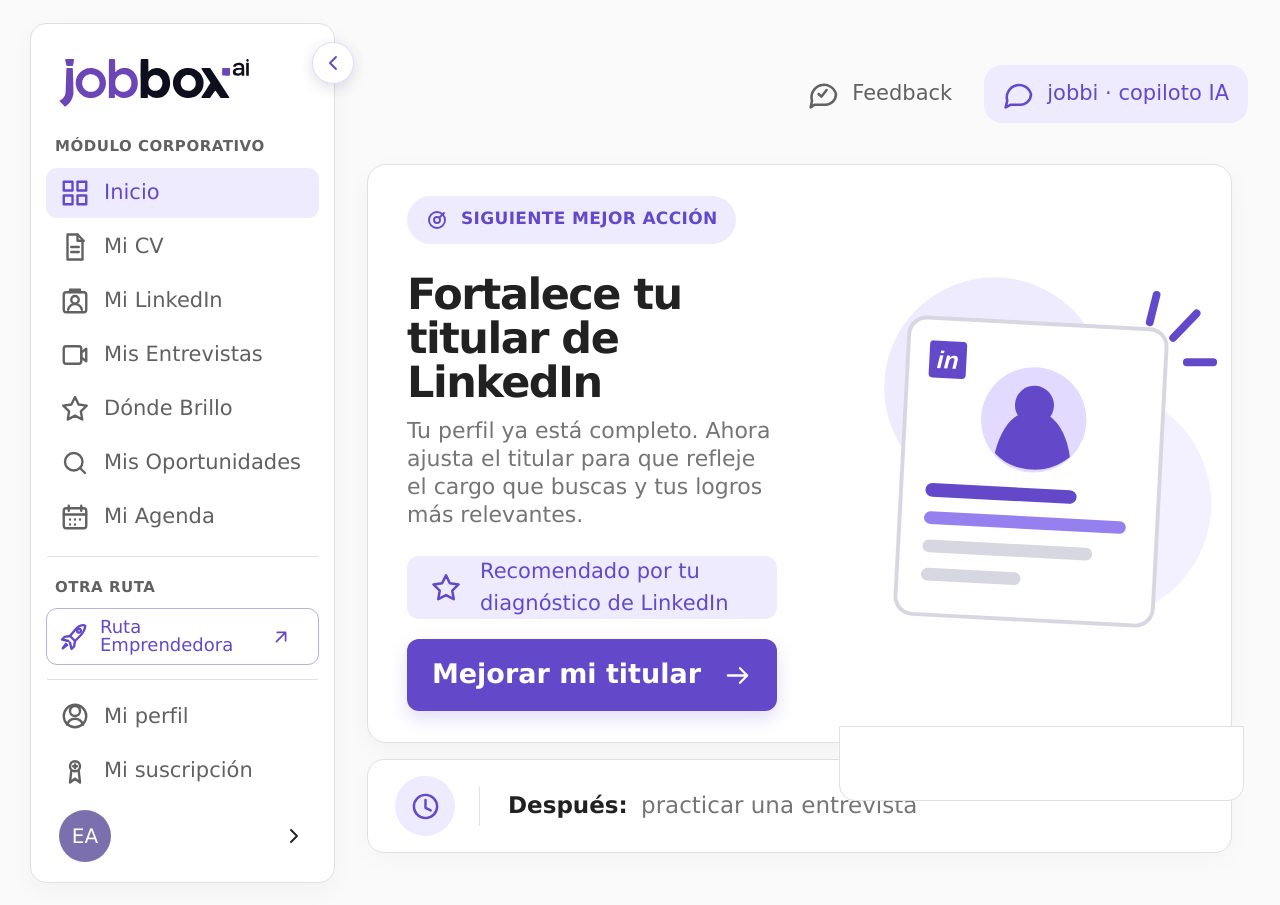
<file: index.html>
<!doctype html>
<html lang="es">
<head>
  <meta charset="utf-8">
  <meta name="viewport" content="width=device-width, initial-scale=1">
  <meta http-equiv="refresh" content="0; url=./0template1.html">
  <link rel="canonical" href="./0template1.html">
  <title>Interfaz Jobbox</title>
</head>
<body>
  <p><a href="./0template1.html">Abrir la interfaz Jobbox</a></p>
</body>
</html>
</file>
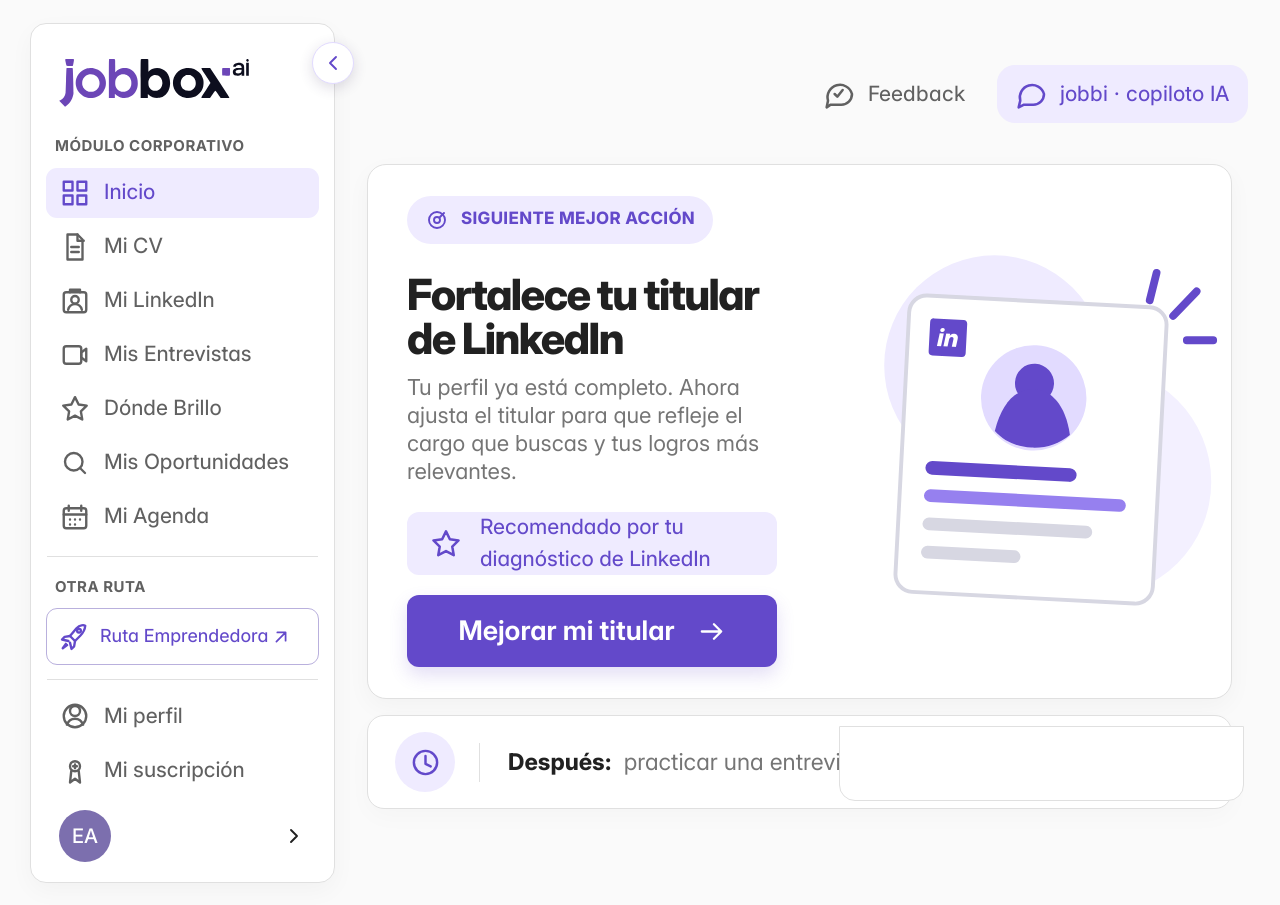
<file: 0template1.html>
<!doctype html>
<html lang="es">
<head>
  <meta charset="utf-8">
  <meta name="viewport" content="width=device-width, initial-scale=1">
  <title>Siguiente mejor acción — Jobbox</title>
  <meta name="description" content="Recreación HTML de la pantalla 0template1 del sistema visual Jobbox.">
  <link rel="preconnect" href="https://fonts.googleapis.com">
  <link rel="preconnect" href="https://fonts.gstatic.com" crossorigin>
  <link href="https://fonts.googleapis.com/css2?family=Inter:wght@400;500;600;700;800&amp;display=swap" rel="stylesheet">
  <link rel="stylesheet" href="./jobbox_fuente_original.css">
  <link rel="stylesheet" href="./jobbox_templates.css">
</head>
<body class="theme-jobbox">
  <div class="screen">
    <aside class="sidebar" aria-label="Navegación principal">
      <button class="collapse-button" type="button" aria-label="Contraer menú">
        <svg class="icon small" aria-hidden="true"><use href="./jobbox-icons.svg#chevron-left"/></svg>
      </button>

      <a class="brand" href="#" aria-label="Jobbox, inicio">
        <img src="./jobbox-logo.svg" alt="jobbox.ai">
      </a>

      <p class="section-label">Módulo corporativo</p>
      <nav>
        <ul class="nav-list">
          <li><a class="nav-link" href="#" aria-current="page"><svg class="icon" aria-hidden="true"><use href="./jobbox-icons.svg#grid"/></svg><span>Inicio</span></a></li>
          <li><a class="nav-link" href="#"><svg class="icon" aria-hidden="true"><use href="./jobbox-icons.svg#document"/></svg><span>Mi CV</span></a></li>
          <li><a class="nav-link" href="#"><svg class="icon" aria-hidden="true"><use href="./jobbox-icons.svg#id-card"/></svg><span>Mi LinkedIn</span></a></li>
          <li><a class="nav-link" href="#"><svg class="icon" aria-hidden="true"><use href="./jobbox-icons.svg#video"/></svg><span>Mis Entrevistas</span></a></li>
          <li><a class="nav-link" href="#"><svg class="icon" aria-hidden="true"><use href="./jobbox-icons.svg#star"/></svg><span>Dónde Brillo</span></a></li>
          <li><a class="nav-link" href="#"><svg class="icon" aria-hidden="true"><use href="./jobbox-icons.svg#search"/></svg><span>Mis Oportunidades</span></a></li>
          <li><a class="nav-link" href="#"><svg class="icon" aria-hidden="true"><use href="./jobbox-icons.svg#calendar"/></svg><span>Mi Agenda</span></a></li>
        </ul>
      </nav>

      <div class="divider"></div>
      <p class="section-label">Otra ruta</p>
      <a class="nav-link route-link" href="#">
        <svg class="icon" aria-hidden="true"><use href="./jobbox-icons.svg#rocket"/></svg>
        <span>Ruta Emprendedora</span>
        <svg class="icon route-arrow" aria-hidden="true"><use href="./jobbox-icons.svg#arrow-up-right"/></svg>
      </a>

      <div class="divider"></div>
      <nav class="account-nav" aria-label="Cuenta">
        <a class="nav-link" href="#"><svg class="icon" aria-hidden="true"><use href="./jobbox-icons.svg#user"/></svg><span>Mi perfil</span></a>
        <a class="nav-link" href="#"><svg class="icon" aria-hidden="true"><use href="./jobbox-icons.svg#medal"/></svg><span>Mi suscripción</span></a>
      </nav>

      <div class="sidebar-footer">
        <span class="avatar" aria-label="Usuario EA">EA</span>
        <svg class="icon small" aria-hidden="true"><use href="./jobbox-icons.svg#chevron-right"/></svg>
      </div>
    </aside>

    <main class="workspace">
      <div class="top-tools" aria-label="Utilidades">
        <button class="top-tool" type="button">
          <svg class="tool-icon" aria-hidden="true"><use href="./jobbox-icons.svg#feedback"/></svg>
          <span>Feedback</span>
        </button>
        <button class="top-tool jobbi" type="button">
          <svg class="tool-icon" aria-hidden="true"><use href="./jobbox-icons.svg#chat"/></svg>
          <span>jobbi · copiloto IA</span>
        </button>
      </div>

      <section class="next-action-card" aria-labelledby="action-title">
        <div class="action-copy">
          <div class="action-badge">
            <svg class="icon" aria-hidden="true"><use href="./jobbox-icons.svg#target"/></svg>
            <span>Siguiente mejor acción</span>
          </div>

          <h1 class="action-title" id="action-title">Fortalece tu titular de LinkedIn</h1>
          <p class="action-description">Tu perfil ya está completo. Ahora ajusta el titular para que refleje el cargo que buscas y tus logros más relevantes.</p>

          <div class="recommendation">
            <svg class="icon" aria-hidden="true"><use href="./jobbox-icons.svg#star"/></svg>
            <span>Recomendado por tu diagnóstico de LinkedIn</span>
          </div>

          <a class="primary-cta" href="#">
            <span>Mejorar mi titular</span>
            <svg class="icon" aria-hidden="true"><use href="./jobbox-icons.svg#arrow-right"/></svg>
          </a>
        </div>

        <div class="profile-visual">
          <svg viewBox="0 0 420 420" role="img" aria-label="Ilustración de un perfil profesional de LinkedIn">
            <circle cx="188" cy="142" r="113" fill="#EFEBFF"/>
            <circle cx="292" cy="261" r="118" fill="#F3F0FF"/>
            <g transform="rotate(3 226 216)">
              <rect x="94" y="76" width="264" height="304" rx="18" fill="#FFFFFF" stroke="#D7D7E2" stroke-width="4"/>
              <rect x="116" y="99" width="38" height="38" rx="4" fill="#6349CA"/>
              <text x="135" y="127" text-anchor="middle" fill="#FFFFFF" font-family="Inter, sans-serif" font-size="25" font-style="italic" font-weight="800">in</text>
              <circle cx="226" cy="175" r="54" fill="#E2DBFF"/>
              <circle cx="226" cy="160" r="20" fill="#6349CA"/>
              <path d="M188 211c6-31 21-45 38-45s33 14 39 45c-11 10-24 15-39 15s-28-5-38-15Z" fill="#6349CA"/>
              <rect x="119" y="245" width="155" height="14" rx="7" fill="#6349CA"/>
              <rect x="119" y="274" width="207" height="13" rx="6.5" fill="#9680EF"/>
              <rect x="119" y="303" width="174" height="13" rx="6.5" fill="#D7D7E2"/>
              <rect x="119" y="332" width="102" height="13" rx="6.5" fill="#D7D7E2"/>
            </g>
            <path d="M347 75l7-28M371 91l24-25M385 116h27" fill="none" stroke="#6349CA" stroke-width="8" stroke-linecap="round"/>
          </svg>
        </div>
      </section>

      <section class="next-card" aria-label="Siguiente paso">
        <span class="clock-disc"><svg class="icon" aria-hidden="true"><use href="./jobbox-icons.svg#clock"/></svg></span>
        <span class="next-divider" aria-hidden="true"></span>
        <p><strong>Después:</strong> practicar una entrevista</p>
      </section>

      <div class="ghost-card" aria-hidden="true"></div>
    </main>
  </div>
</body>
</html>
</file>
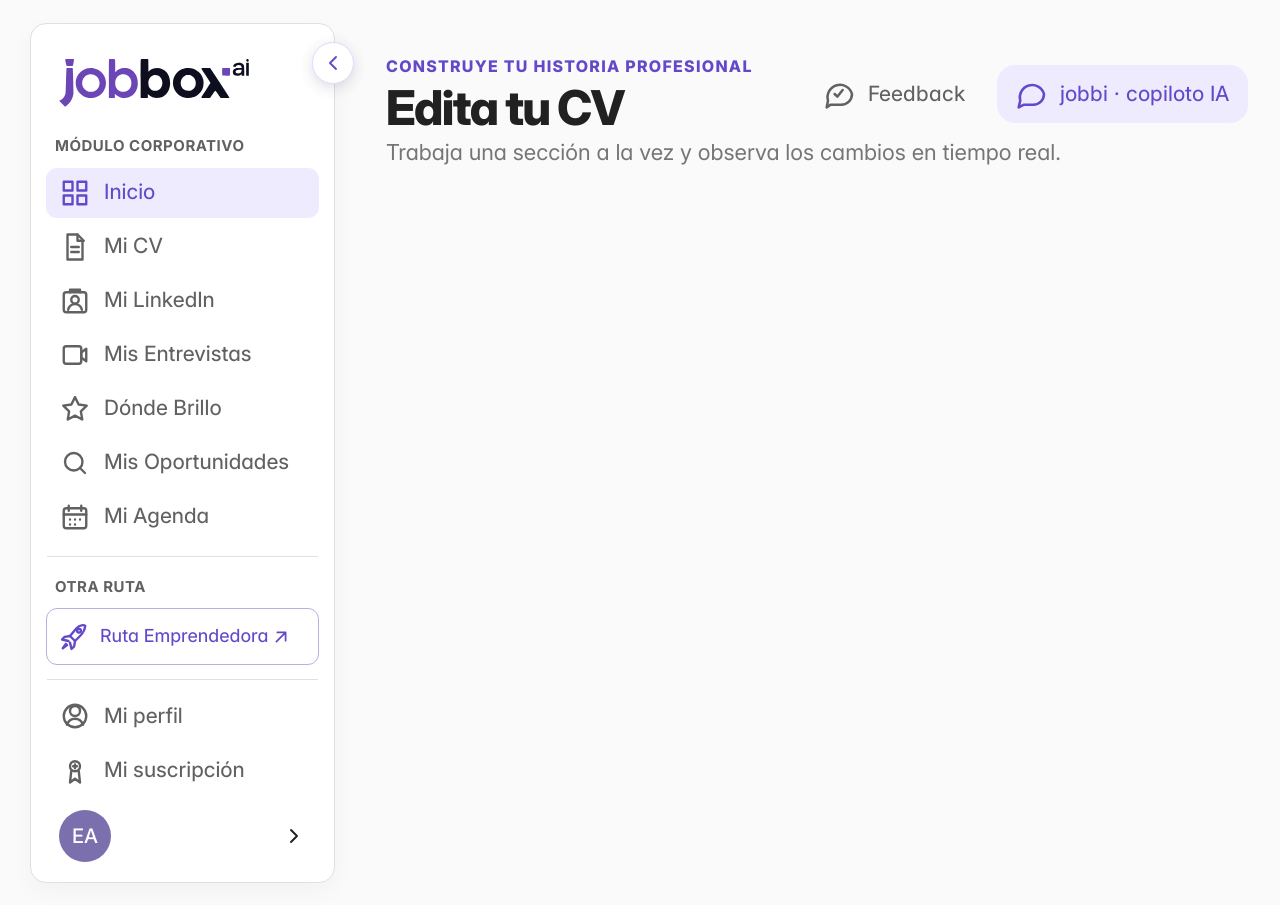
<file: 0template2.html>
<!doctype html>
<html lang="es">
<head>
  <meta charset="utf-8">
  <meta name="viewport" content="width=device-width, initial-scale=1">
  <title>Edita tu CV — Jobbox</title>
  <meta name="description" content="Recreación HTML de la pantalla 0template2 del sistema visual Jobbox.">
  <link rel="preconnect" href="https://fonts.googleapis.com">
  <link rel="preconnect" href="https://fonts.gstatic.com" crossorigin>
  <link href="https://fonts.googleapis.com/css2?family=Inter:wght@400;500;600;700;800&amp;display=swap" rel="stylesheet">
  <link rel="stylesheet" href="./jobbox_fuente_original.css">
  <link rel="stylesheet" href="./jobbox_templates.css">
</head>
<body class="theme-jobbox">
  <div class="screen">
    <aside class="sidebar" aria-label="Navegación principal">
      <button class="collapse-button" type="button" aria-label="Contraer menú">
        <svg class="icon small" aria-hidden="true"><use href="./jobbox-icons.svg#chevron-left"/></svg>
      </button>

      <a class="brand" href="#" aria-label="Jobbox, inicio">
        <img src="./jobbox-logo.svg" alt="jobbox.ai">
      </a>

      <p class="section-label">Módulo corporativo</p>
      <nav>
        <ul class="nav-list">
          <li><a class="nav-link" href="#" aria-current="page"><svg class="icon" aria-hidden="true"><use href="./jobbox-icons.svg#grid"/></svg><span>Inicio</span></a></li>
          <li><a class="nav-link" href="#"><svg class="icon" aria-hidden="true"><use href="./jobbox-icons.svg#document"/></svg><span>Mi CV</span></a></li>
          <li><a class="nav-link" href="#"><svg class="icon" aria-hidden="true"><use href="./jobbox-icons.svg#id-card"/></svg><span>Mi LinkedIn</span></a></li>
          <li><a class="nav-link" href="#"><svg class="icon" aria-hidden="true"><use href="./jobbox-icons.svg#video"/></svg><span>Mis Entrevistas</span></a></li>
          <li><a class="nav-link" href="#"><svg class="icon" aria-hidden="true"><use href="./jobbox-icons.svg#star"/></svg><span>Dónde Brillo</span></a></li>
          <li><a class="nav-link" href="#"><svg class="icon" aria-hidden="true"><use href="./jobbox-icons.svg#search"/></svg><span>Mis Oportunidades</span></a></li>
          <li><a class="nav-link" href="#"><svg class="icon" aria-hidden="true"><use href="./jobbox-icons.svg#calendar"/></svg><span>Mi Agenda</span></a></li>
        </ul>
      </nav>

      <div class="divider"></div>
      <p class="section-label">Otra ruta</p>
      <a class="nav-link route-link" href="#">
        <svg class="icon" aria-hidden="true"><use href="./jobbox-icons.svg#rocket"/></svg>
        <span>Ruta Emprendedora</span>
        <svg class="icon route-arrow" aria-hidden="true"><use href="./jobbox-icons.svg#arrow-up-right"/></svg>
      </a>

      <div class="divider"></div>
      <nav class="account-nav" aria-label="Cuenta">
        <a class="nav-link" href="#"><svg class="icon" aria-hidden="true"><use href="./jobbox-icons.svg#user"/></svg><span>Mi perfil</span></a>
        <a class="nav-link" href="#"><svg class="icon" aria-hidden="true"><use href="./jobbox-icons.svg#medal"/></svg><span>Mi suscripción</span></a>
      </nav>

      <div class="sidebar-footer">
        <span class="avatar" aria-label="Usuario EA">EA</span>
        <svg class="icon small" aria-hidden="true"><use href="./jobbox-icons.svg#chevron-right"/></svg>
      </div>
    </aside>

    <main class="workspace">
      <div class="top-tools" aria-label="Utilidades">
        <button class="top-tool" type="button">
          <svg class="tool-icon" aria-hidden="true"><use href="./jobbox-icons.svg#feedback"/></svg>
          <span>Feedback</span>
        </button>
        <button class="top-tool jobbi" type="button">
          <svg class="tool-icon" aria-hidden="true"><use href="./jobbox-icons.svg#chat"/></svg>
          <span>jobbi · copiloto IA</span>
        </button>
      </div>

      <header class="editor-header">
        <p class="eyebrow">Construye tu historia profesional</p>
        <h1 class="editor-title">Edita tu CV</h1>
        <p class="editor-subtitle">Trabaja una sección a la vez y observa los cambios en tiempo real.</p>
      </header>
    </main>
  </div>
</body>
</html>
</file>
<file: jobbox_templates.css>
:root {
  color-scheme: light;
}

* {
  box-sizing: border-box;
}

html,
body {
  width: 100%;
  min-width: 320px;
  min-height: 100%;
  margin: 0;
}

body.theme-jobbox {
  overflow: hidden;
  background: hsl(var(--background));
  color: hsl(var(--foreground));
  font-family: Inter, ui-sans-serif, system-ui, -apple-system, BlinkMacSystemFont, "Segoe UI", sans-serif;
  -webkit-font-smoothing: antialiased;
  text-rendering: geometricPrecision;
}

button,
a {
  font: inherit;
}

button {
  border: 0;
}

.screen {
  display: grid;
  grid-template-columns: 305px minmax(0, 1fr);
  gap: 32px;
  width: 100vw;
  min-height: 100vh;
  padding: 23px 30px 22px;
  background: hsl(var(--background));
}

.sidebar {
  position: relative;
  display: flex;
  flex-direction: column;
  min-height: calc(100vh - 45px);
  padding: 26px 15px 20px;
  border: 1px solid hsl(var(--border));
  border-radius: 16px;
  background: hsl(var(--card));
  box-shadow: 0 8px 24px rgba(10, 13, 18, 0.035);
}

.brand {
  display: flex;
  align-items: center;
  min-height: 77px;
  padding: 3px 13px 14px;
}

.brand img {
  display: block;
  width: 190px;
  height: auto;
}

.collapse-button {
  position: absolute;
  z-index: 2;
  top: 18px;
  right: -20px;
  display: grid;
  place-items: center;
  width: 42px;
  height: 42px;
  border: 1px solid hsl(var(--primary-200));
  border-radius: 999px;
  background: #fff;
  color: hsl(var(--selection));
  box-shadow: 0 4px 14px rgba(54, 45, 88, 0.16);
  cursor: pointer;
}

.collapse-button:focus-visible,
.top-tool:focus-visible,
.nav-link:focus-visible,
.primary-cta:focus-visible {
  outline: 3px solid hsl(var(--primary-300));
  outline-offset: 3px;
}

.section-label {
  margin: 8px 9px 10px;
  color: hsl(var(--sidebar-foreground));
  font-size: 15px;
  font-weight: 700;
  letter-spacing: 0.035em;
  text-transform: uppercase;
}

.nav-list {
  display: grid;
  gap: 4px;
  margin: 0;
  padding: 0;
  list-style: none;
}

.nav-link {
  display: flex;
  align-items: center;
  min-height: 50px;
  padding: 0 14px;
  border-radius: 11px;
  color: hsl(var(--sidebar-foreground));
  font-size: 21px;
  font-weight: 450;
  line-height: 1;
  text-decoration: none;
  transition: background-color 160ms ease, color 160ms ease;
}

.nav-link:hover {
  background: hsl(var(--muted));
  color: hsl(var(--foreground));
}

.nav-link[aria-current="page"] {
  background: hsl(var(--primary-100));
  color: hsl(var(--selection));
}

.icon {
  flex: 0 0 auto;
  width: 30px;
  height: 30px;
  margin-right: 14px;
  fill: none;
  stroke: currentColor;
  stroke-width: 1.9;
  stroke-linecap: round;
  stroke-linejoin: round;
}

.icon.small {
  width: 24px;
  height: 24px;
  margin: 0;
}

.divider {
  height: 1px;
  margin: 14px 1px 11px;
  background: hsl(var(--border));
}

.route-link {
  min-height: 57px;
  padding-inline: 12px;
  border: 1.5px solid hsl(var(--primary-400));
  color: hsl(var(--selection));
  font-size: 18px;
}

.route-link > .icon:first-child {
  margin-right: 11px;
}

.route-link .route-arrow {
  width: 22px;
  height: 22px;
  margin-left: auto;
}

.account-nav {
  display: grid;
  gap: 4px;
  margin-top: 0;
}

.sidebar-footer {
  display: flex;
  align-items: center;
  justify-content: space-between;
  margin-top: auto;
  padding: 15px 13px 0;
}

.avatar {
  display: grid;
  place-items: center;
  width: 52px;
  height: 52px;
  border-radius: 50%;
  background: hsl(var(--primary-700));
  color: #fff;
  font-size: 20px;
  font-weight: 500;
}

.workspace {
  position: relative;
  min-width: 0;
  min-height: calc(100vh - 45px);
}

.top-tools {
  position: absolute;
  z-index: 3;
  top: 42px;
  right: 2px;
  display: flex;
  align-items: center;
  gap: 24px;
}

.top-tool {
  display: inline-flex;
  align-items: center;
  justify-content: center;
  gap: 12px;
  min-height: 48px;
  padding: 0 8px;
  border-radius: 18px;
  background: transparent;
  color: hsl(var(--sidebar-foreground));
  font-size: 21px;
  font-weight: 450;
  cursor: pointer;
}

.top-tool.jobbi {
  min-height: 58px;
  padding: 0 18px;
  border: 1px solid hsl(var(--primary-100));
  background: hsl(var(--primary-100));
  color: hsl(var(--selection));
}

.top-tool .tool-icon {
  width: 32px;
  height: 32px;
  fill: none;
  stroke: currentColor;
  stroke-width: 1.9;
  stroke-linecap: round;
  stroke-linejoin: round;
}

.next-action-card {
  display: grid;
  grid-template-columns: minmax(0, 1fr) 430px;
  min-height: 463px;
  margin-top: 141px;
  margin-right: 18px;
  overflow: hidden;
  border: 1px solid hsl(var(--border));
  border-radius: 19px;
  background: hsl(var(--card));
  box-shadow: 0 8px 24px rgba(10, 13, 18, 0.035);
}

.action-copy {
  display: flex;
  flex-direction: column;
  align-items: flex-start;
  min-width: 0;
  padding: 31px 24px 31px 39px;
}

.action-badge {
  display: inline-flex;
  align-items: center;
  gap: 12px;
  min-height: 48px;
  padding: 0 18px;
  border-radius: 999px;
  background: hsl(var(--primary-100));
  color: hsl(var(--selection));
  font-size: 17px;
  font-weight: 750;
  letter-spacing: 0.02em;
  text-transform: uppercase;
}

.action-badge .icon {
  width: 24px;
  height: 24px;
  margin: 0;
}

.action-title {
  max-width: 800px;
  margin: 30px 0 12px;
  color: hsl(var(--foreground));
  font-size: clamp(43px, 3.25vw, 54px);
  font-weight: 800;
  letter-spacing: -0.035em;
  line-height: 1.02;
}

.action-description {
  max-width: 760px;
  margin: 0;
  color: hsl(var(--muted-foreground));
  font-size: clamp(22px, 1.65vw, 27px);
  font-weight: 400;
  line-height: 1.28;
}

.recommendation {
  display: flex;
  align-items: center;
  width: min(557px, 100%);
  min-height: 62px;
  margin-top: 26px;
  padding: 0 23px;
  border-radius: 12px;
  background: hsl(var(--primary-100));
  color: hsl(var(--selection));
  font-size: 21px;
  font-weight: 450;
}

.recommendation .icon {
  width: 32px;
  height: 32px;
  margin-right: 18px;
}

.primary-cta {
  display: inline-flex;
  align-items: center;
  justify-content: center;
  gap: 22px;
  width: min(471px, 100%);
  min-height: 72px;
  margin-top: 20px;
  border-radius: 12px;
  background: hsl(var(--selection));
  color: #fff;
  font-size: 27px;
  font-weight: 650;
  text-decoration: none;
  box-shadow: 0 8px 18px rgba(99, 73, 202, 0.18);
  transition: transform 150ms ease, background-color 150ms ease;
}

.primary-cta:hover {
  transform: translateY(-1px);
  background: hsl(var(--primary-800));
}

.primary-cta .icon {
  width: 29px;
  height: 29px;
  margin: 0;
}

.profile-visual {
  position: relative;
  display: grid;
  place-items: center;
  min-width: 0;
  overflow: hidden;
}

.profile-visual svg {
  width: 410px;
  max-width: 100%;
  height: auto;
}

.next-card {
  display: flex;
  align-items: center;
  min-height: 94px;
  margin: 16px 18px 0 0;
  padding: 0 27px;
  border: 1px solid hsl(var(--border));
  border-radius: 17px;
  background: hsl(var(--card));
  color: hsl(var(--muted-foreground));
  box-shadow: 0 8px 24px rgba(10, 13, 18, 0.025);
  font-size: 23px;
}

.clock-disc {
  display: grid;
  place-items: center;
  width: 60px;
  height: 60px;
  margin-right: 24px;
  border-radius: 50%;
  background: hsl(var(--primary-100));
  color: hsl(var(--selection));
}

.clock-disc .icon {
  width: 31px;
  height: 31px;
  margin: 0;
}

.next-divider {
  width: 1px;
  height: 39px;
  margin-right: 28px;
  background: hsl(var(--border));
}

.next-card strong {
  margin-right: 6px;
  color: hsl(var(--foreground));
  font-weight: 750;
}

.ghost-card {
  position: absolute;
  right: 6px;
  bottom: 82px;
  width: 405px;
  height: 75px;
  border: 1px solid hsl(var(--border));
  border-radius: 0 0 16px 16px;
  background: hsl(var(--card));
}

.editor-header {
  max-width: 840px;
  padding: 34px 0 0 19px;
}

.eyebrow {
  margin: 0 0 8px;
  color: hsl(var(--selection));
  font-size: 16px;
  font-weight: 800;
  letter-spacing: 0.08em;
  line-height: 1.2;
  text-transform: uppercase;
}

.editor-title {
  margin: 0;
  color: hsl(var(--foreground));
  font-size: 48px;
  font-weight: 800;
  letter-spacing: -0.035em;
  line-height: 1;
}

.editor-subtitle {
  margin: 8px 0 0;
  color: hsl(var(--muted-foreground));
  font-size: 22px;
  font-weight: 400;
  line-height: 1.25;
}

.sr-only {
  position: absolute;
  width: 1px;
  height: 1px;
  padding: 0;
  margin: -1px;
  overflow: hidden;
  clip: rect(0, 0, 0, 0);
  white-space: nowrap;
  border: 0;
}

@media (max-width: 1260px) {
  body.theme-jobbox {
    overflow: auto;
  }

  .screen {
    grid-template-columns: 270px minmax(0, 1fr);
    padding-inline: 20px;
  }

  .next-action-card {
    grid-template-columns: minmax(0, 1fr) 330px;
  }

  .action-title {
    font-size: 42px;
  }

  .action-description {
    font-size: 23px;
  }
}

@media (max-width: 960px) {
  .screen {
    grid-template-columns: 86px minmax(0, 1fr);
    gap: 22px;
    padding: 16px;
  }

  .sidebar {
    min-height: calc(100vh - 32px);
    padding-inline: 10px;
  }

  .brand {
    justify-content: center;
    padding-inline: 0;
  }

  .brand img {
    width: 58px;
    object-fit: cover;
    object-position: left;
  }

  .section-label,
  .nav-link span,
  .route-arrow,
  .avatar + .icon {
    display: none;
  }

  .nav-link {
    justify-content: center;
    padding: 0;
  }

  .nav-link .icon {
    margin: 0;
  }

  .top-tools {
    top: 18px;
  }

  .top-tool span {
    display: none;
  }

  .next-action-card {
    grid-template-columns: 1fr;
    margin-top: 95px;
  }

  .profile-visual {
    min-height: 320px;
  }

  .ghost-card {
    display: none;
  }
}

@media (max-width: 680px) {
  body.theme-jobbox {
    overflow: auto;
  }

  .screen {
    display: block;
    padding: 12px;
  }

  .sidebar {
    display: none;
  }

  .workspace {
    min-height: calc(100vh - 24px);
  }

  .top-tools {
    position: relative;
    top: 0;
    right: auto;
    justify-content: flex-end;
  }

  .editor-header {
    padding: 42px 8px 0;
  }

  .editor-title {
    font-size: 40px;
  }

  .next-action-card {
    margin: 30px 0 0;
  }

  .action-copy {
    padding: 24px;
  }

  .action-title {
    font-size: 38px;
  }

  .action-description {
    font-size: 21px;
  }

  .recommendation {
    font-size: 18px;
  }

  .next-card {
    margin-right: 0;
  }
}
</file>
